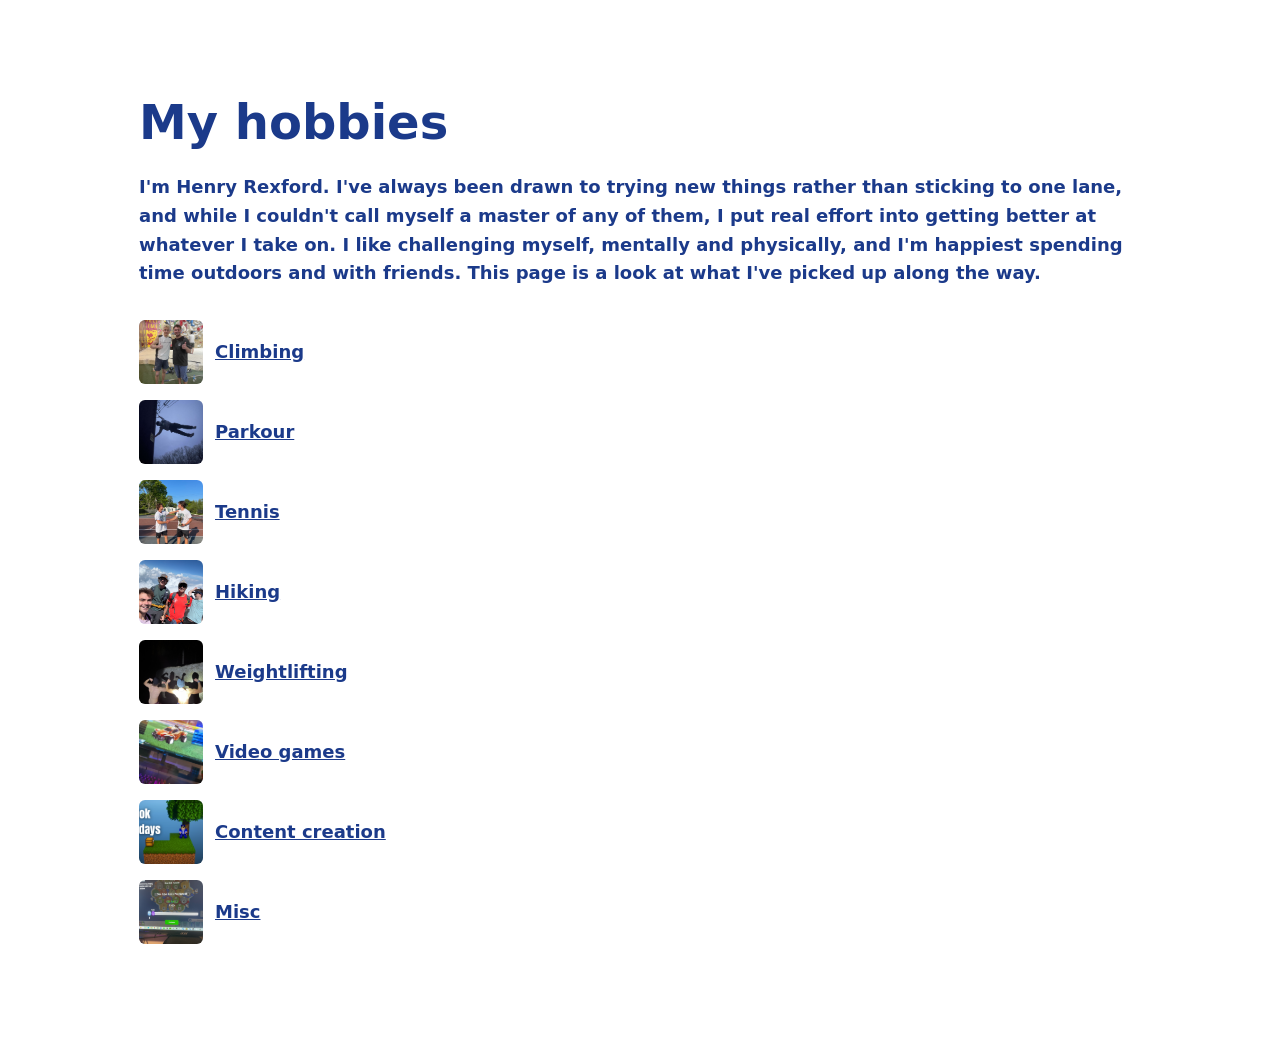
<file: index.html>
<!doctype html>
<html lang="en">
<head>
  <meta charset="utf-8">
  <meta name="viewport" content="width=device-width, initial-scale=1">
  <!-- Change this to your name or whatever you want the browser tab to say. -->
  <title>My hobbies</title>
  <link rel="stylesheet" href="style.css">
</head>
<body class="home">

  <h1>My hobbies</h1>

  <p>
    I'm Henry Rexford. I've always been drawn to trying new things rather than
    sticking to one lane, and while I couldn't call myself a master of any of
    them, I put real effort into getting better at whatever I take on. I like
    challenging myself, mentally and physically, and I'm happiest spending time
    outdoors and with friends. This page is a look at what I've picked up along
    the way.
  </p>

  <!--
    Each link goes to its own page. To add a hobby later, copy one of the hobby
    pages, then add another <li> here with its own thumb:<slug>:start/end markers.
    Thumbnails: drop photos into images/<slug>/ and run  python3 gallery.py
    It sets each thumbnail below to that hobby's hero image, rewriting only the
    text between the markers.
  -->
  <ul class="hobby-list">
    <li>
      <a href="climbing.html">
        <!-- thumb:climbing:start -->
        <img src="images/climbing/4B75F311-D1F3-4174-B4D2-8FD5E62AE08F_1_105_c.jpeg" alt="" width="64" height="64">
        <!-- thumb:climbing:end -->
        <span>Climbing</span>
      </a>
    </li>
    <li>
      <a href="parkour.html">
        <!-- thumb:parkour:start -->
        <img src="images/parkour/1C128B1F-F867-4D78-88D9-0C15EFFFE378_1_105_c.jpeg" alt="" width="64" height="64">
        <!-- thumb:parkour:end -->
        <span>Parkour</span>
      </a>
    </li>
    <li>
      <a href="tennis.html">
        <!-- thumb:tennis:start -->
        <img src="images/tennis/4D24DFF3-EE78-402B-95DF-A4790E849CC2_4_5005_c.jpeg" alt="" width="64" height="64">
        <!-- thumb:tennis:end -->
        <span>Tennis</span>
      </a>
    </li>
    <li>
      <a href="hiking.html">
        <!-- thumb:hiking:start -->
        <img src="images/hiking/IMG_1346.JPG" alt="" width="64" height="64">
        <!-- thumb:hiking:end -->
        <span>Hiking</span>
      </a>
    </li>
    <li>
      <a href="weightlifting.html">
        <!-- thumb:weightlifting:start -->
        <img src="images/weightlifting/2F49F464-C95E-4401-B8A2-65BAB7D6A27F_1_105_c.jpeg" alt="" width="64" height="64">
        <!-- thumb:weightlifting:end -->
        <span>Weightlifting</span>
      </a>
    </li>
    <li>
      <a href="video-games.html">
        <!-- thumb:video-games:start -->
        <img src="images/video-games/IMG_1580.JPG" alt="" width="64" height="64">
        <!-- thumb:video-games:end -->
        <span>Video games</span>
      </a>
    </li>
    <li>
      <a href="content-creation.html">
        <!-- thumb:content-creation:start -->
        <img src="images/content-creation/Copy of ONE BLOCK.png" alt="" width="64" height="64">
        <!-- thumb:content-creation:end -->
        <span>Content creation</span>
      </a>
    </li>
    <li>
      <a href="misc.html">
        <!-- thumb:misc:start -->
        <img src="images/misc/IMG_1250.JPG" alt="" width="64" height="64">
        <!-- thumb:misc:end -->
        <span>Misc</span>
      </a>
    </li>
  </ul>

</body>
</html>
</file>
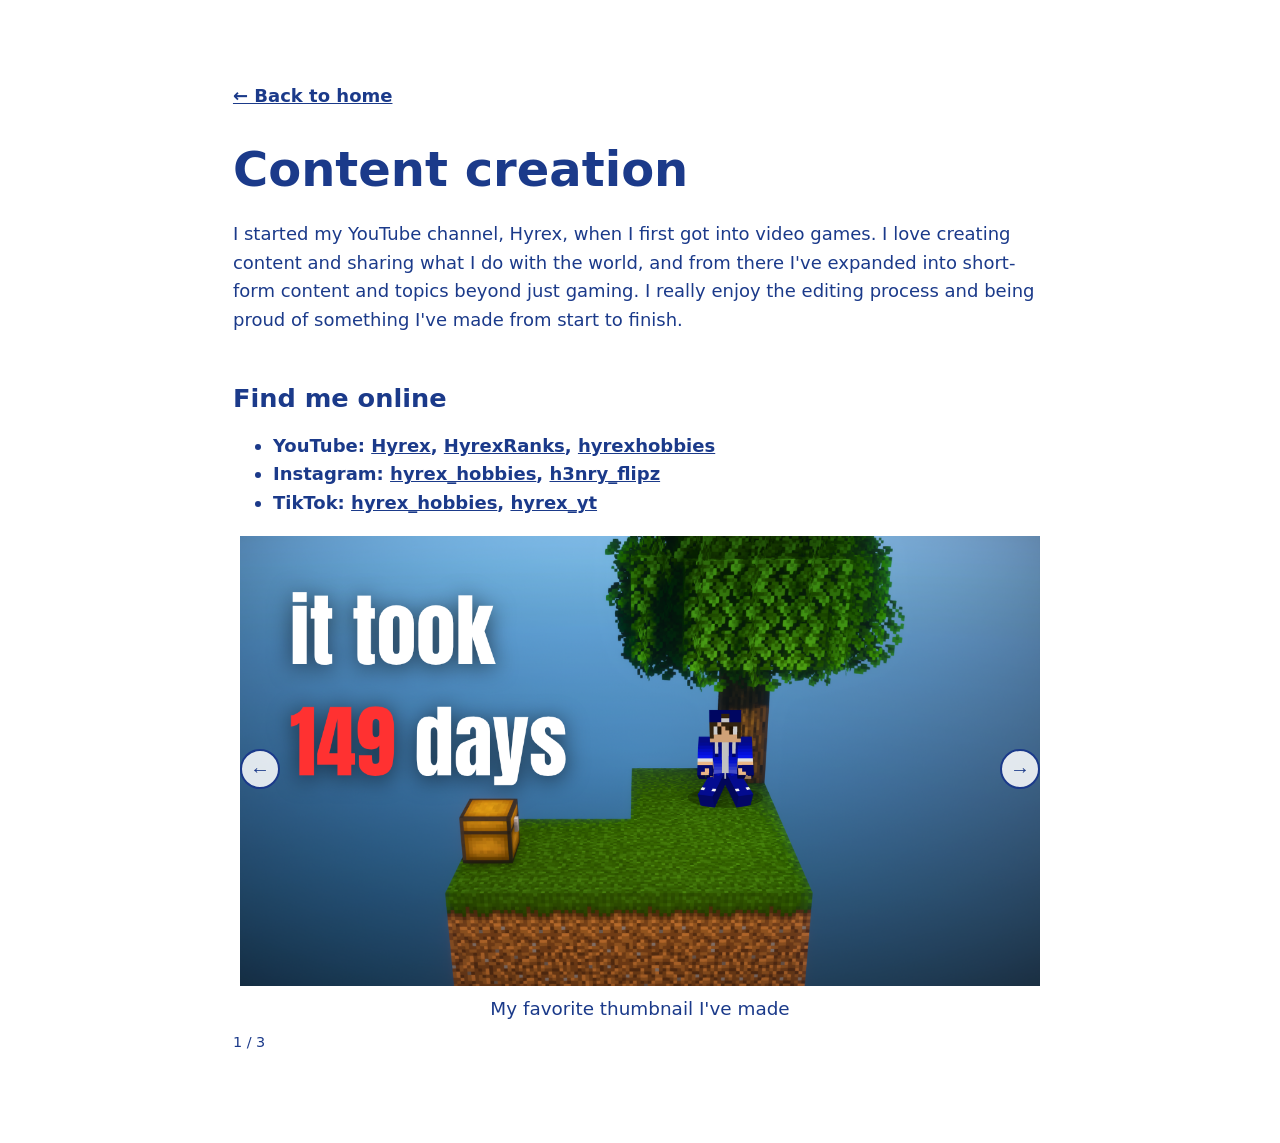
<file: content-creation.html>
<!doctype html>
<html lang="en">
<head>
  <meta charset="utf-8">
  <meta name="viewport" content="width=device-width, initial-scale=1">
  <title>Content creation</title>
  <link rel="stylesheet" href="style.css">
</head>
<body>

  <p><a href="index.html">&larr; Back to home</a></p>

  <h1>Content creation</h1>

  <!-- lead:start -->
  <p class="lead">I started my YouTube channel, Hyrex, when I first got into video games. I love creating content and sharing what I do with the world, and from there I&#x27;ve expanded into short-form content and topics beyond just gaming. I really enjoy the editing process and being proud of something I&#x27;ve made from start to finish.</p>
  <!-- lead:end -->

  <h2>Find me online</h2>
  <ul>
    <li>YouTube: <a href="https://www.youtube.com/@Hyrex">Hyrex</a>, <a href="https://www.youtube.com/@HyrexRanks">HyrexRanks</a>, <a href="https://www.youtube.com/@hyrexhobbies">hyrexhobbies</a></li>
    <li>Instagram: <a href="https://www.instagram.com/hyrex_hobbies/">hyrex_hobbies</a>, <a href="https://www.instagram.com/h3nry_flipz/">h3nry_flipz</a></li>
    <li>TikTok: <a href="https://www.tiktok.com/@hyrex_hobbies">hyrex_hobbies</a>, <a href="https://www.tiktok.com/@hyrex_yt">hyrex_yt</a></li>
  </ul>

  <!--
    Photos and videos: drop files into images/content-creation/, add a line for each to
    images/content-creation/captions.txt (filename | caption), and write this page's
    description in images/content-creation/description.txt. Then run  python3 gallery.py
    Everything shows in one grid at the bottom. The script rewrites only the text
    between the start/end markers, so edit freely around them.
  -->
  <!-- gallery:start -->
  <div class="carousel">
    <figure class="carousel-slide">
      <img src="images/content-creation/Copy of ONE BLOCK.png" alt="My favorite thumbnail I&#x27;ve made">
      <figcaption>My favorite thumbnail I&#x27;ve made</figcaption>
    </figure>
    <figure class="carousel-slide" hidden>
      <img src="images/content-creation/Nothing To Tw emeralds.png" alt="One of the first thumbnails I ever made">
      <figcaption>One of the first thumbnails I ever made</figcaption>
    </figure>
    <figure class="carousel-slide" hidden>
      <img src="images/content-creation/shortcut.png" alt="A fun, minimalist thumbnail">
      <figcaption>A fun, minimalist thumbnail</figcaption>
    </figure>
    <button type="button" class="carousel-prev" aria-label="Previous">&larr;</button>
    <button type="button" class="carousel-next" aria-label="Next">&rarr;</button>
    <p class="carousel-counter">1 / 3</p>
  </div>
  <!-- gallery:end -->

  <script src="carousel.js"></script>
</body>
</html>
</file>
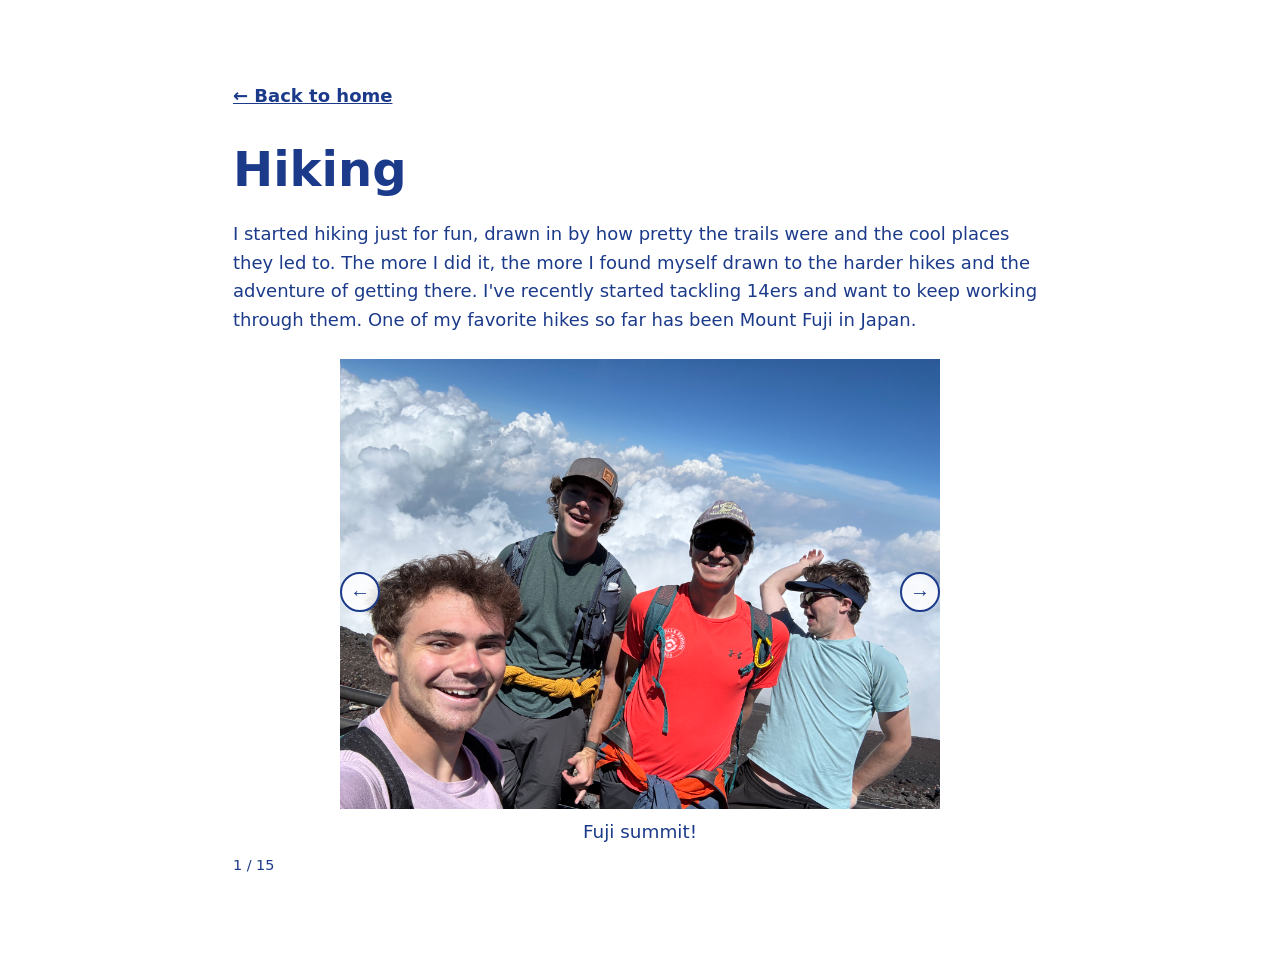
<file: hiking.html>
<!doctype html>
<html lang="en">
<head>
  <meta charset="utf-8">
  <meta name="viewport" content="width=device-width, initial-scale=1">
  <title>Hiking</title>
  <link rel="stylesheet" href="style.css">
</head>
<body>

  <p><a href="index.html">&larr; Back to home</a></p>

  <h1>Hiking</h1>

  <!-- lead:start -->
  <p class="lead">I started hiking just for fun, drawn in by how pretty the trails were and the cool places they led to. The more I did it, the more I found myself drawn to the harder hikes and the adventure of getting there. I&#x27;ve recently started tackling 14ers and want to keep working through them. One of my favorite hikes so far has been Mount Fuji in Japan.</p>
  <!-- lead:end -->

  <!--
    Photos and videos: drop files into images/hiking/, add a line for each to
    images/hiking/captions.txt (filename | caption), and write this page's
    description in images/hiking/description.txt. Then run  python3 gallery.py
    Everything shows in one grid at the bottom. The script rewrites only the text
    between the start/end markers, so edit freely around them.
  -->
  <!-- gallery:start -->
  <div class="carousel">
    <figure class="carousel-slide">
      <img src="images/hiking/IMG_1346.JPG" alt="Fuji summit!">
      <figcaption>Fuji summit!</figcaption>
    </figure>
    <figure class="carousel-slide" hidden>
      <img src="images/hiking/IMG_1399.JPG" alt="Exploring the Hozugawa River">
      <figcaption>Exploring the Hozugawa River</figcaption>
    </figure>
    <figure class="carousel-slide" hidden>
      <img src="images/hiking/IMG_1411.JPG" alt="Yamadera stairs">
      <figcaption>Yamadera stairs</figcaption>
    </figure>
    <figure class="carousel-slide" hidden>
      <img src="images/hiking/IMG_1439.JPG" alt="Fun hike in the rain near the ski town of Yuzawa">
      <figcaption>Fun hike in the rain near the ski town of Yuzawa</figcaption>
    </figure>
    <figure class="carousel-slide" hidden>
      <img src="images/hiking/IMG_1442.JPG" alt="Hiking back to our Airbnb after a swim in a waterfall">
      <figcaption>Hiking back to our Airbnb after a swim in a waterfall</figcaption>
    </figure>
    <figure class="carousel-slide" hidden>
      <img src="images/hiking/IMG_1456.JPG" alt="Oregon coast hike">
      <figcaption>Oregon coast hike</figcaption>
    </figure>
    <figure class="carousel-slide" hidden>
      <img src="images/hiking/IMG_1492.JPG" alt="The Loft at Longs Peak summit">
      <figcaption>The Loft at Longs Peak summit</figcaption>
    </figure>
    <figure class="carousel-slide" hidden>
      <video src="images/hiking/IMG_1589.mp4" controls></video>
      <figcaption>Fun scrambling at Longs Peak</figcaption>
    </figure>
    <figure class="carousel-slide" hidden>
      <img src="images/hiking/IMG_1598_2.jpg" alt="Longs Peak summit">
      <figcaption>Longs Peak summit</figcaption>
    </figure>
    <figure class="carousel-slide" hidden>
      <img src="images/hiking/IMG_3634.jpg" alt="South Table fun">
      <figcaption>South Table fun</figcaption>
    </figure>
    <figure class="carousel-slide" hidden>
      <img src="images/hiking/IMG_3916.jpg" alt="Mount Bierstadt summit">
      <figcaption>Mount Bierstadt summit</figcaption>
    </figure>
    <figure class="carousel-slide" hidden>
      <img src="images/hiking/IMG_4147.JPG" alt="Mount Galbraith summit with scooters">
      <figcaption>Mount Galbraith summit with scooters</figcaption>
    </figure>
    <figure class="carousel-slide" hidden>
      <img src="images/hiking/IMG_6412.JPG" alt="A hike near Sisters">
      <figcaption>A hike near Sisters</figcaption>
    </figure>
    <figure class="carousel-slide" hidden>
      <img src="images/hiking/IMG_8468.JPG" alt="Fun hike in Kyoto">
      <figcaption>Fun hike in Kyoto</figcaption>
    </figure>
    <figure class="carousel-slide" hidden>
      <img src="images/hiking/IMG_9048.JPG" alt="Fun hike in New York rain">
      <figcaption>Fun hike in New York rain</figcaption>
    </figure>
    <button type="button" class="carousel-prev" aria-label="Previous">&larr;</button>
    <button type="button" class="carousel-next" aria-label="Next">&rarr;</button>
    <p class="carousel-counter">1 / 15</p>
  </div>
  <!-- gallery:end -->

  <script src="carousel.js"></script>
</body>
</html>
</file>
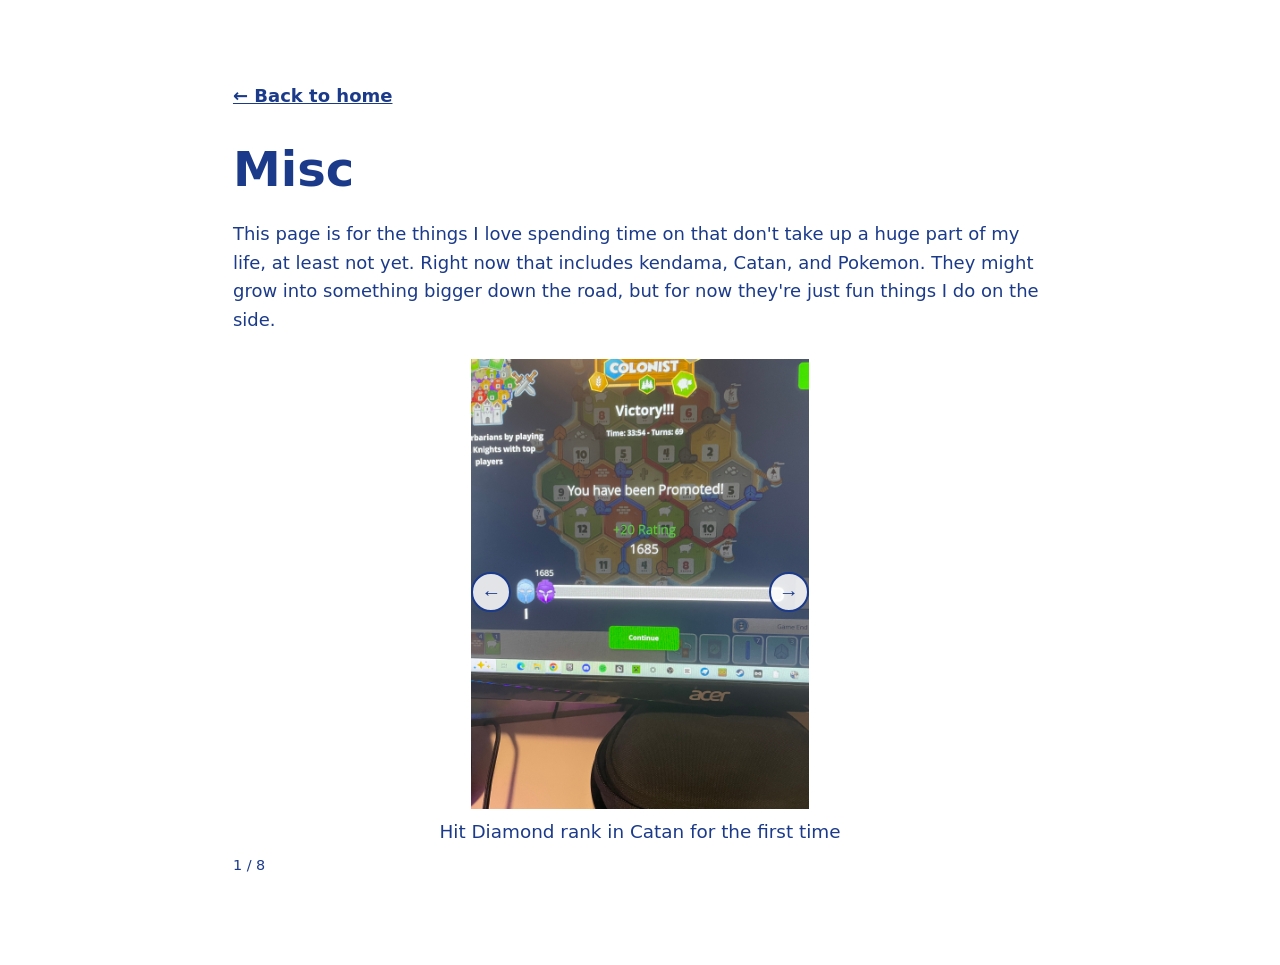
<file: misc.html>
<!doctype html>
<html lang="en">
<head>
  <meta charset="utf-8">
  <meta name="viewport" content="width=device-width, initial-scale=1">
  <title>Misc</title>
  <link rel="stylesheet" href="style.css">
</head>
<body>

  <p><a href="index.html">&larr; Back to home</a></p>

  <h1>Misc</h1>

  <!-- lead:start -->
  <p class="lead">This page is for the things I love spending time on that don&#x27;t take up a huge part of my life, at least not yet. Right now that includes kendama, Catan, and Pokemon. They might grow into something bigger down the road, but for now they&#x27;re just fun things I do on the side.</p>
  <!-- lead:end -->

  <!--
    Photos and videos: drop files into images/misc/, add a line for each to
    images/misc/captions.txt (filename | caption), and write this page's
    description in images/misc/description.txt. Then run  python3 gallery.py
    Everything shows in one grid at the bottom. The script rewrites only the text
    between the start/end markers, so edit freely around them.
  -->
  <!-- gallery:start -->
  <div class="carousel">
    <figure class="carousel-slide">
      <img src="images/misc/IMG_1250.JPG" alt="Hit Diamond rank in Catan for the first time">
      <figcaption>Hit Diamond rank in Catan for the first time</figcaption>
    </figure>
    <figure class="carousel-slide" hidden>
      <img src="images/misc/IMG_1579.JPG" alt="Working on a product design for my old print-on-demand business">
      <figcaption>Working on a product design for my old print-on-demand business</figcaption>
    </figure>
    <figure class="carousel-slide" hidden>
      <img src="images/misc/IMG_1587.JPG" alt="Getting into chess">
      <figcaption>Getting into chess</figcaption>
    </figure>
    <figure class="carousel-slide" hidden>
      <img src="images/misc/IMG_1588.JPG" alt="Chess club with friends">
      <figcaption>Chess club with friends</figcaption>
    </figure>
    <figure class="carousel-slide" hidden>
      <img src="images/misc/IMG_1589.JPG" alt="Playing Pokemon TCG">
      <figcaption>Playing Pokemon TCG</figcaption>
    </figure>
    <figure class="carousel-slide" hidden>
      <img src="images/misc/IMG_3153.jpeg" alt="Tough Mudder with friends">
      <figcaption>Tough Mudder with friends</figcaption>
    </figure>
    <figure class="carousel-slide" hidden>
      <img src="images/misc/IMG_3570.JPG" alt="My first ultra marathon">
      <figcaption>My first ultra marathon</figcaption>
    </figure>
    <figure class="carousel-slide" hidden>
      <img src="images/misc/IMG_5182.PNG" alt="50-miler complete">
      <figcaption>50-miler complete</figcaption>
    </figure>
    <button type="button" class="carousel-prev" aria-label="Previous">&larr;</button>
    <button type="button" class="carousel-next" aria-label="Next">&rarr;</button>
    <p class="carousel-counter">1 / 8</p>
  </div>
  <!-- gallery:end -->

  <script src="carousel.js"></script>
</body>
</html>
</file>
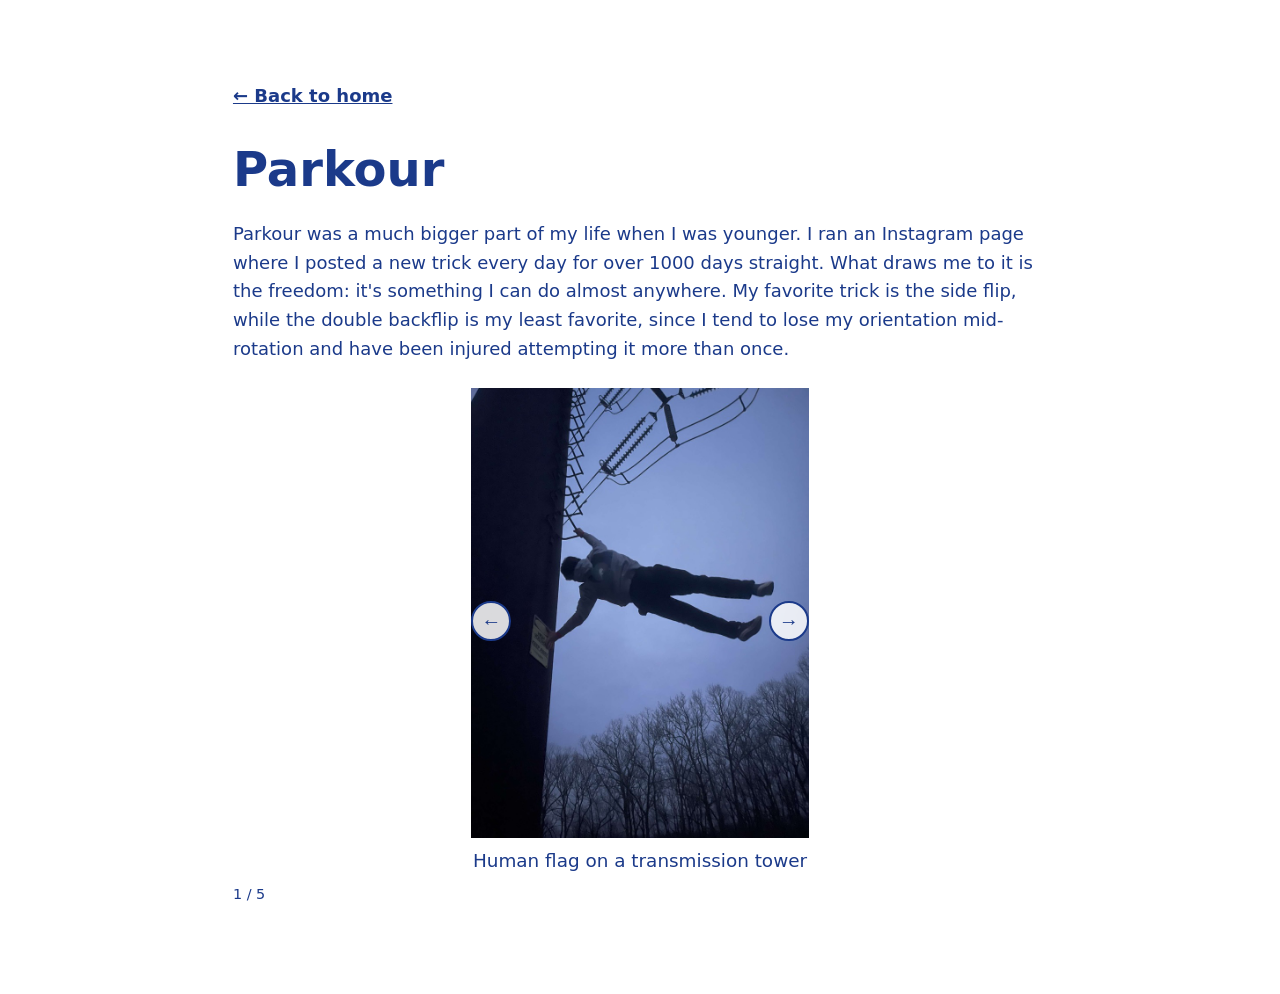
<file: parkour.html>
<!doctype html>
<html lang="en">
<head>
  <meta charset="utf-8">
  <meta name="viewport" content="width=device-width, initial-scale=1">
  <title>Parkour</title>
  <link rel="stylesheet" href="style.css">
</head>
<body>

  <p><a href="index.html">&larr; Back to home</a></p>

  <h1>Parkour</h1>

  <!-- lead:start -->
  <p class="lead">Parkour was a much bigger part of my life when I was younger. I ran an Instagram page where I posted a new trick every day for over 1000 days straight. What draws me to it is the freedom: it&#x27;s something I can do almost anywhere. My favorite trick is the side flip, while the double backflip is my least favorite, since I tend to lose my orientation mid-rotation and have been injured attempting it more than once.</p>
  <!-- lead:end -->

  <!--
    Photos and videos: drop files into images/parkour/, add a line for each to
    images/parkour/captions.txt (filename | caption), and write this page's
    description in images/parkour/description.txt. Then run  python3 gallery.py
    Everything shows in one grid at the bottom. The script rewrites only the text
    between the start/end markers, so edit freely around them.
  -->
  <!-- gallery:start -->
  <div class="carousel">
    <figure class="carousel-slide">
      <img src="images/parkour/1C128B1F-F867-4D78-88D9-0C15EFFFE378_1_105_c.jpeg" alt="Human flag on a transmission tower">
      <figcaption>Human flag on a transmission tower</figcaption>
    </figure>
    <figure class="carousel-slide" hidden>
      <video src="images/parkour/IMG_2660.mp4" controls></video>
      <figcaption>Attempting a double frontflip</figcaption>
    </figure>
    <figure class="carousel-slide" hidden>
      <video src="images/parkour/IMG_3073.mp4" controls></video>
      <figcaption>Frontflip down a flight of stairs</figcaption>
    </figure>
    <figure class="carousel-slide" hidden>
      <video src="images/parkour/IMG_8631.mp4" controls></video>
      <figcaption>Sideflip to backflip cliff jump into cold water</figcaption>
    </figure>
    <figure class="carousel-slide" hidden>
      <video src="images/parkour/IMG_9494.mp4" controls></video>
      <figcaption>Double gainer off a cliff</figcaption>
    </figure>
    <button type="button" class="carousel-prev" aria-label="Previous">&larr;</button>
    <button type="button" class="carousel-next" aria-label="Next">&rarr;</button>
    <p class="carousel-counter">1 / 5</p>
  </div>
  <!-- gallery:end -->

  <script src="carousel.js"></script>
</body>
</html>
</file>
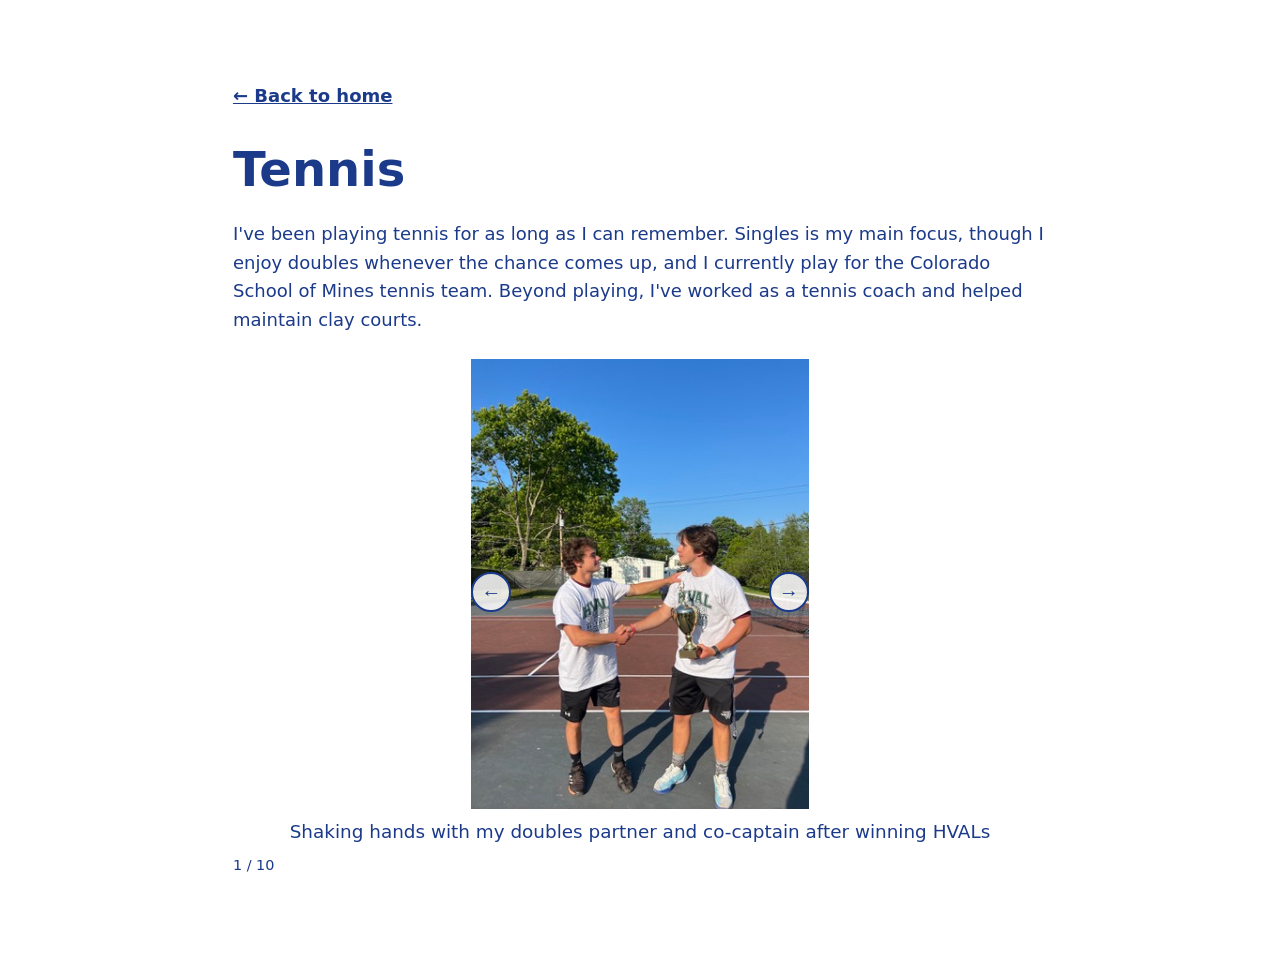
<file: tennis.html>
<!doctype html>
<html lang="en">
<head>
  <meta charset="utf-8">
  <meta name="viewport" content="width=device-width, initial-scale=1">
  <title>Tennis</title>
  <link rel="stylesheet" href="style.css">
</head>
<body>

  <p><a href="index.html">&larr; Back to home</a></p>

  <h1>Tennis</h1>

  <!-- lead:start -->
  <p class="lead">I&#x27;ve been playing tennis for as long as I can remember. Singles is my main focus, though I enjoy doubles whenever the chance comes up, and I currently play for the Colorado School of Mines tennis team. Beyond playing, I&#x27;ve worked as a tennis coach and helped maintain clay courts.</p>
  <!-- lead:end -->

  <!--
    Photos and videos: drop files into images/tennis/, add a line for each to
    images/tennis/captions.txt (filename | caption), and write this page's
    description in images/tennis/description.txt. Then run  python3 gallery.py
    Everything shows in one grid at the bottom. The script rewrites only the text
    between the start/end markers, so edit freely around them.
  -->
  <!-- gallery:start -->
  <div class="carousel">
    <figure class="carousel-slide">
      <img src="images/tennis/4D24DFF3-EE78-402B-95DF-A4790E849CC2_4_5005_c.jpeg" alt="Shaking hands with my doubles partner and co-captain after winning HVALs">
      <figcaption>Shaking hands with my doubles partner and co-captain after winning HVALs</figcaption>
    </figure>
    <figure class="carousel-slide" hidden>
      <video src="images/tennis/5118712F-960E-46C7-AAC6-5AF8510FC27F.MP4" controls></video>
      <figcaption>Capturing a snake that showed up on the courts</figcaption>
    </figure>
    <figure class="carousel-slide" hidden>
      <img src="images/tennis/7827617E-252C-4B6D-8795-2AB3EF9EF30B_4_5005_c.jpeg" alt="HVAL champions">
      <figcaption>HVAL champions</figcaption>
    </figure>
    <figure class="carousel-slide" hidden>
      <img src="images/tennis/A97DCB89-F923-489C-82A2-5182F68C1878_1_105_c.jpeg" alt="Overhead">
      <figcaption>Overhead</figcaption>
    </figure>
    <figure class="carousel-slide" hidden>
      <img src="images/tennis/A9DC0672-B2D3-4996-AC97-BBC3B0863D45_1_105_c.jpeg" alt="Forehand">
      <figcaption>Forehand</figcaption>
    </figure>
    <figure class="carousel-slide" hidden>
      <img src="images/tennis/BC08C884-48D2-4F16-A74F-E3DA3C1ABF01_1_105_c.jpeg" alt="Serving">
      <figcaption>Serving</figcaption>
    </figure>
    <figure class="carousel-slide" hidden>
      <video src="images/tennis/D7D65403-9615-4131-A839-81BB7E0B492D.MP4" controls></video>
      <figcaption>Driving the rolling cart to get the courts ready for the day</figcaption>
    </figure>
    <figure class="carousel-slide" hidden>
      <img src="images/tennis/IMG_1583.JPG" alt="The courts where I coach">
      <figcaption>The courts where I coach</figcaption>
    </figure>
    <figure class="carousel-slide" hidden>
      <img src="images/tennis/IMG_1584.JPG" alt="Building a table with the court crew">
      <figcaption>Building a table with the court crew</figcaption>
    </figure>
    <figure class="carousel-slide" hidden>
      <img src="images/tennis/IMG_1585.JPG" alt="Stringing a racket">
      <figcaption>Stringing a racket</figcaption>
    </figure>
    <button type="button" class="carousel-prev" aria-label="Previous">&larr;</button>
    <button type="button" class="carousel-next" aria-label="Next">&rarr;</button>
    <p class="carousel-counter">1 / 10</p>
  </div>
  <!-- gallery:end -->

  <script src="carousel.js"></script>
</body>
</html>
</file>
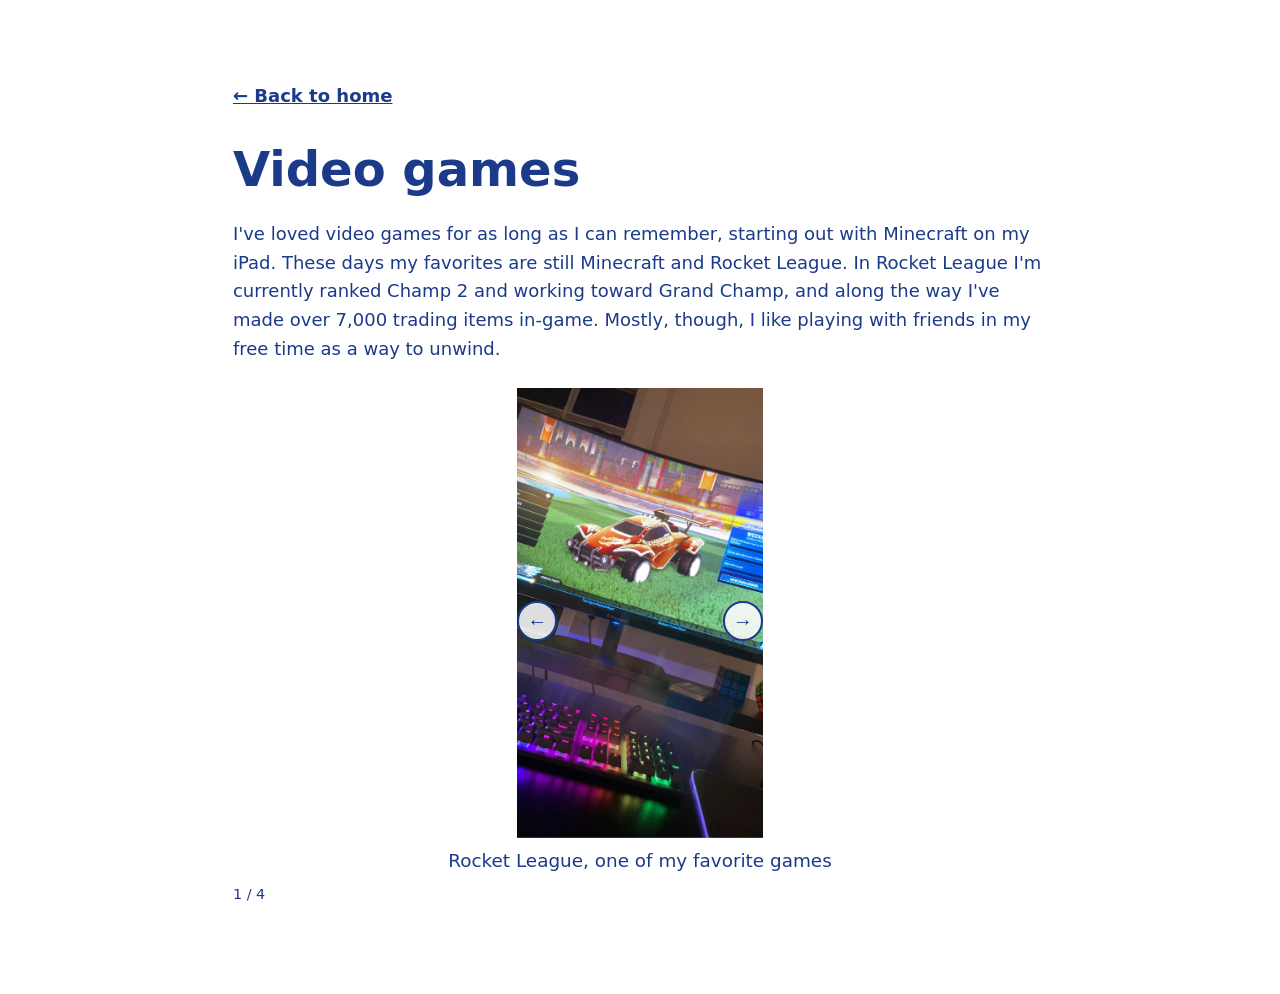
<file: video-games.html>
<!doctype html>
<html lang="en">
<head>
  <meta charset="utf-8">
  <meta name="viewport" content="width=device-width, initial-scale=1">
  <title>Video games</title>
  <link rel="stylesheet" href="style.css">
</head>
<body>

  <p><a href="index.html">&larr; Back to home</a></p>

  <h1>Video games</h1>

  <!-- lead:start -->
  <p class="lead">I&#x27;ve loved video games for as long as I can remember, starting out with Minecraft on my iPad. These days my favorites are still Minecraft and Rocket League. In Rocket League I&#x27;m currently ranked Champ 2 and working toward Grand Champ, and along the way I&#x27;ve made over 7,000 trading items in-game. Mostly, though, I like playing with friends in my free time as a way to unwind.</p>
  <!-- lead:end -->

  <!--
    Photos and videos: drop files into images/video-games/, add a line for each to
    images/video-games/captions.txt (filename | caption), and write this page's
    description in images/video-games/description.txt. Then run  python3 gallery.py
    Everything shows in one grid at the bottom. The script rewrites only the text
    between the start/end markers, so edit freely around them.
  -->
  <!-- gallery:start -->
  <div class="carousel">
    <figure class="carousel-slide">
      <img src="images/video-games/IMG_1580.JPG" alt="Rocket League, one of my favorite games">
      <figcaption>Rocket League, one of my favorite games</figcaption>
    </figure>
    <figure class="carousel-slide" hidden>
      <img src="images/video-games/IMG_1581.JPG" alt="A Fortnite win">
      <figcaption>A Fortnite win</figcaption>
    </figure>
    <figure class="carousel-slide" hidden>
      <img src="images/video-games/IMG_1590.JPG" alt="Working on my Minecraft megabase">
      <figcaption>Working on my Minecraft megabase</figcaption>
    </figure>
    <figure class="carousel-slide" hidden>
      <img src="images/video-games/IMG_1591.JPG" alt="My Minecraft megabase from a distance">
      <figcaption>My Minecraft megabase from a distance</figcaption>
    </figure>
    <button type="button" class="carousel-prev" aria-label="Previous">&larr;</button>
    <button type="button" class="carousel-next" aria-label="Next">&rarr;</button>
    <p class="carousel-counter">1 / 4</p>
  </div>
  <!-- gallery:end -->

  <script src="carousel.js"></script>
</body>
</html>
</file>
<file: style.css>
/* A deliberately small starting point.
   It exists to prove one thing: this file is loading.
   If you can see spacing and a readable line length, the path in index.html works.

   Delete all of it whenever you want. */

:root {
  /* Force a light page: this theme is white background, blue text, and should
     not follow a reader's dark mode setting. */
  color-scheme: light;

  /* The one blue used everywhere: dark enough to read as bold text on white. */
  --blue: #1b3a8a;
}

body {
  font-family: system-ui, -apple-system, "Segoe UI", Roboto, sans-serif;

  /* 65ch caps the line at about 65 characters. Long lines are genuinely hard
     to read, and this single rule does more for legibility than anything else
     in this file. */
  max-width: 65ch;

  margin: 0 auto;
  padding: 4rem 1.5rem;
  line-height: 1.6;
  font-size: 1.125rem;

  /* Blue-and-white theme. Every element inherits colour and weight from body,
     so this one place makes all the text bold blue on a white page. */
  background: #ffffff;
  color: var(--blue);
  font-weight: 700;
}

h1 {
  font-size: 3rem;
  line-height: 1.1;
  margin-bottom: 1.5rem;
  color: var(--blue);
}

p {
  margin-bottom: 1.5rem;
}

h2 {
  font-size: 1.6rem;
  line-height: 1.2;
  margin-top: 3rem;
  margin-bottom: 1rem;
  color: var(--blue);
}

/* Links stay the theme blue but keep their underline, so they read as links
   and not just more bold text. */
a {
  color: var(--blue);
  text-decoration: underline;
}

nav ul {
  list-style: none;
  padding: 0;
  margin: 0 0 1.5rem;
  display: flex;
  flex-wrap: wrap;
  gap: 0.5rem 1rem;
}

section {
  scroll-margin-top: 1.5rem;
}

/* The main page (index.html) carries class="home" and gets a wider column so the
   hobby list has room. Hobby pages keep the plain 65ch body for readable text. */
body.home {
  max-width: 80ch;
}

.hobby-list {
  list-style: none;
  padding: 0;
  margin: 2rem 0;
}

.hobby-list li {
  margin-bottom: 1rem;
}

/* Put the thumbnail and the hobby name on one line. */
.hobby-list a {
  display: flex;
  align-items: center;
  gap: 0.75rem;
}

/* Fix the thumbnail to a square box and crop to fill, so a photo of any shape
   still lines up with the others. */
.hobby-list img {
  width: 64px;
  height: 64px;
  object-fit: cover;
  border-radius: 6px;
}

/* The page description under a hobby heading, from description.txt. Normal
   weight so it reads as prose against the bold body text. */
p.lead {
  font-weight: 400;
  margin-top: 0;
}

/* One-at-a-time photo/video viewer on a hobby page. gallery.py fills the
   .carousel div with one <figure class="carousel-slide"> per file; all but the
   first start with the hidden attribute, and carousel.js shows one slide at a
   time as the prev/next buttons are clicked. */
.carousel {
  position: relative;
  margin: 0 0 1.5rem;
}

.carousel-slide {
  margin: 0;
}

/* Fixed height, same for every photo or video, so a tall portrait shot still
   leaves the caption, arrows, and counter visible without scrolling.
   object-fit: contain shows the whole photo with no cropping, which can
   letterbox a portrait shot (empty space left/right); carousel.js measures
   that gap after each slide loads and moves the arrows in to sit flush
   against the actual visible photo instead of the outer box. */
.carousel-slide img,
.carousel-slide video {
  width: 100%;
  height: 50vh;
  object-fit: contain;
  border-radius: 6px;
  display: block;
}

/* Round prev/next buttons, overlaid on the sides of the image. */
.carousel-prev,
.carousel-next {
  position: absolute;
  top: 45%;
  transform: translateY(-50%);
  width: 2.5rem;
  height: 2.5rem;
  border-radius: 50%;
  border: 2px solid var(--blue);
  background: rgba(255, 255, 255, 0.85);
  color: var(--blue);
  font-weight: 700;
  font-size: 1.25rem;
  line-height: 1;
  cursor: pointer;
}

.carousel-prev {
  left: 0.5rem;
}

.carousel-next {
  right: 0.5rem;
}

.carousel-counter {
  margin: 0.5rem 0 0;
  text-align: left;
  font-size: 0.9rem;
  font-weight: 400;
}

/* The visible caption under a photo, taken from captions.txt. Lighter than the
   bold body text so it reads as a caption. */
figcaption {
  margin-top: 0.5rem;
  text-align: center;
  font-size: 1.15rem;
  font-weight: 400;
}
</file>
